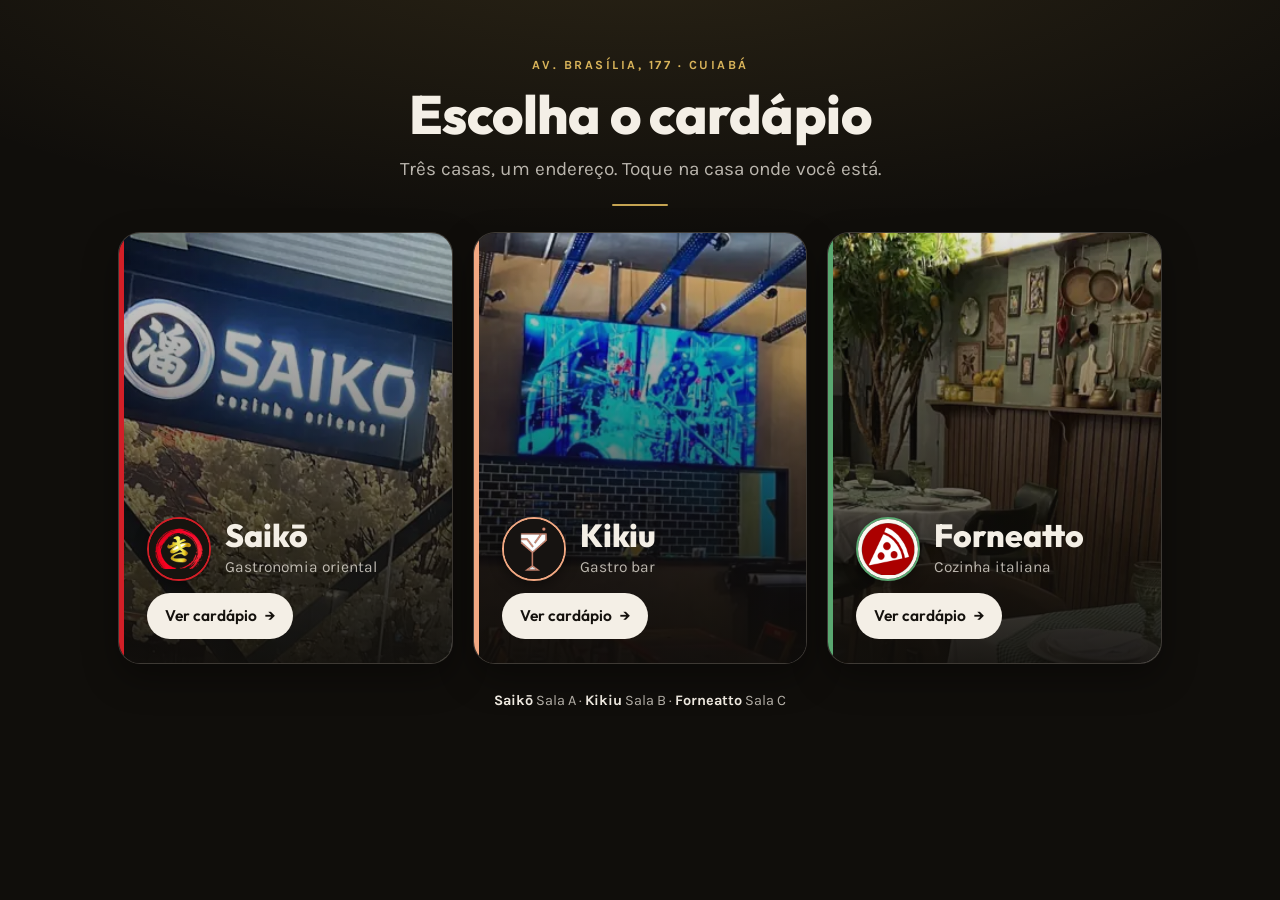
<file: cardapios.html>
<!doctype html>
<html lang="pt-BR">
<head>
<meta charset="utf-8">
<meta name="viewport" content="width=device-width, initial-scale=1, viewport-fit=cover">
<title>Cardápios — Saikō, Kikiu e Forneatto</title>
<meta name="description" content="Escolha o cardápio: Saikō (gastronomia oriental), Kikiu (gastro bar) ou Forneatto (cozinha italiana). Três casas na Av. Brasília, 177, em Cuiabá.">
<meta name="robots" content="noindex, follow">
<link rel="canonical" href="https://kikiu.com.br/cardapios">
<meta property="og:type" content="website">
<meta property="og:site_name" content="Saikō · Kikiu · Forneatto">
<meta property="og:title" content="Cardápios — Saikō, Kikiu e Forneatto">
<meta property="og:description" content="Três casas, um endereço. Escolha o cardápio.">
<meta property="og:url" content="https://kikiu.com.br/cardapios">
<meta property="og:image" content="https://kikiu.com.br/assets/img/bar/og.jpg">
<meta name="theme-color" content="#100e0b">
<link rel="icon" href="assets/img/icone/kikiu-32.png" sizes="32x32">
<link rel="apple-touch-icon" href="assets/img/icone/kikiu-180.png">
<link rel="preconnect" href="https://fonts.googleapis.com">
<link rel="preconnect" href="https://fonts.gstatic.com" crossorigin>
<link href="https://fonts.googleapis.com/css2?family=Outfit:wght@400;600;800&amp;family=Karla:wght@400;500;700&amp;display=swap" rel="stylesheet">
<style>
:root{
  --fundo:#100e0b; --carta:#1a1713; --tinta:#f4efe6; --suave:rgba(244,239,230,.74);
  --ouro:#d9b45a; --fio:rgba(244,239,230,.16);
  --display:"Outfit", system-ui, sans-serif; --texto:"Karla", system-ui, sans-serif;
}
*,*::before,*::after{box-sizing:border-box}
html{-webkit-text-size-adjust:100%}
body{margin:0;min-height:100vh;min-height:100dvh;background:var(--fundo);color:var(--tinta);
  font-family:var(--texto);font-size:17px;line-height:1.5;-webkit-font-smoothing:antialiased;
  background-image:radial-gradient(120% 60% at 50% -10%, rgba(217,180,90,.14), transparent 60%)}
img{display:block;max-width:100%}
a{color:inherit}
:focus-visible{outline:3px solid var(--ouro);outline-offset:3px;border-radius:6px}

.pagina{max-width:1080px;margin:0 auto;
  padding:calc(34px + env(safe-area-inset-top)) 18px calc(36px + env(safe-area-inset-bottom))}

.topo{text-align:center;margin:0 auto 26px;max-width:560px}
.end{margin:0 0 10px;font-size:12.5px;letter-spacing:.2em;text-transform:uppercase;color:var(--ouro);font-weight:700}
h1{margin:0;font-family:var(--display);font-weight:800;line-height:1.08;letter-spacing:-.01em;
  font-size:clamp(34px,9vw,54px);text-wrap:balance}
.sub{margin:12px 0 0;color:var(--suave);font-size:clamp(16px,4.2vw,19px)}
.fio{width:56px;height:2px;background:var(--ouro);margin:20px auto 0;border-radius:2px;opacity:.9}

.casas{display:grid;gap:16px;grid-template-columns:1fr}
.casa{position:relative;display:block;overflow:hidden;border-radius:22px;background:var(--carta);
  min-height:208px;text-decoration:none;isolation:isolate;
  border:1px solid var(--fio);
  box-shadow:0 14px 34px rgba(0,0,0,.35);
  transition:transform .22s ease, box-shadow .22s ease, border-color .22s ease;
  animation:entra .5s ease both}
.casa:nth-child(2){animation-delay:.07s}
.casa:nth-child(3){animation-delay:.14s}
.casa::before{content:"";position:absolute;inset:0 auto 0 0;width:5px;background:var(--cor);z-index:3}
.foto{position:absolute;inset:0;width:100%;height:100%;object-fit:cover;z-index:0;
  transition:transform .5s ease}
.casa::after{content:"";position:absolute;inset:0;z-index:1;
  background:linear-gradient(180deg, rgba(16,14,11,.10) 0%, rgba(16,14,11,.55) 52%, rgba(16,14,11,.93) 100%)}
.conteudo{position:relative;z-index:2;display:flex;flex-direction:column;justify-content:flex-end;
  min-height:208px;padding:18px 18px 18px 24px;gap:12px}
.id{display:flex;align-items:center;gap:14px}
.selo{flex:none;width:58px;height:58px;border-radius:50%;overflow:hidden;
  background:#000;border:2px solid var(--cor);box-shadow:0 4px 14px rgba(0,0,0,.45)}
.selo img{width:100%;height:100%;object-fit:cover}
.nome{display:block;font-family:var(--display);font-weight:800;font-size:clamp(26px,7vw,32px);line-height:1.05}
.tipo{display:block;margin-top:3px;color:var(--suave);font-size:15.5px}
.ver{align-self:flex-start;display:inline-flex;align-items:center;gap:8px;
  padding:11px 18px;border-radius:999px;background:var(--tinta);color:#14110d;
  font-family:var(--display);font-weight:600;font-size:15.5px;min-height:44px}
.ver i{font-style:normal;transition:transform .2s ease}

@media (hover:hover){
  .casa:hover{transform:translateY(-4px);border-color:var(--cor);box-shadow:0 20px 42px rgba(0,0,0,.5)}
  .casa:hover .foto{transform:scale(1.05)}
  .casa:hover .ver i{transform:translateX(4px)}
}
.casa:active{transform:scale(.99)}

.rodape{margin:26px 0 0;text-align:center;color:var(--suave);font-size:14.5px}
.rodape b{color:var(--tinta);font-weight:700}

@media (min-width:820px){
  .pagina{padding-top:calc(56px + env(safe-area-inset-top))}
  .casas{grid-template-columns:repeat(3,1fr);gap:20px}
  .casa{min-height:430px}
  .conteudo{min-height:430px;padding:24px 22px 24px 28px}
  .selo{width:64px;height:64px}
}
@keyframes entra{from{opacity:0;transform:translateY(14px)}to{opacity:1;transform:none}}
@media (prefers-reduced-motion:reduce){
  .casa{animation:none;transition:none}.foto,.ver i{transition:none}
}
</style>
</head>
<body>
<main class="pagina">
  <header class="topo">
    <p class="end">Av. Brasília, 177 · Cuiabá</p>
    <h1>Escolha o cardápio</h1>
    <p class="sub">Três casas, um endereço. Toque na casa onde você está.</p>
    <div class="fio" aria-hidden="true"></div>
  </header>

  <nav class="casas" aria-label="Cardápios das três casas">
    <a class="casa" style="--cor:#d21f27" href="https://saikogastronomia.com.br/cardapio">
      <img class="foto" src="assets/img/casas/saiko-foto.webp" alt="" width="720" height="378" loading="eager" decoding="async">
      <span class="conteudo">
        <span class="id">
          <span class="selo"><img src="assets/img/casas/saiko.png" alt="" width="180" height="180"></span>
          <span><span class="nome">Saikō</span><span class="tipo">Gastronomia oriental</span></span>
        </span>
        <span class="ver">Ver cardápio <i aria-hidden="true">→</i></span>
      </span>
    </a>

    <a class="casa" style="--cor:#f2a882" href="https://kikiu.com.br/bebidas">
      <img class="foto" src="assets/img/casas/kikiu-foto.webp" alt="" width="720" height="378" loading="eager" decoding="async">
      <span class="conteudo">
        <span class="id">
          <span class="selo"><img src="assets/img/casas/kikiu.png" alt="" width="180" height="180"></span>
          <span><span class="nome">Kikiu</span><span class="tipo">Gastro bar</span></span>
        </span>
        <span class="ver">Ver cardápio <i aria-hidden="true">→</i></span>
      </span>
    </a>

    <a class="casa" style="--cor:#5aa871" href="https://forneattocucina.com.br/cardapio">
      <img class="foto" src="assets/img/casas/forneatto-foto.webp" alt="" width="720" height="378" loading="eager" decoding="async">
      <span class="conteudo">
        <span class="id">
          <span class="selo"><img src="assets/img/casas/forneatto.png" alt="" width="180" height="180"></span>
          <span><span class="nome">Forneatto</span><span class="tipo">Cozinha italiana</span></span>
        </span>
        <span class="ver">Ver cardápio <i aria-hidden="true">→</i></span>
      </span>
    </a>
  </nav>

  <p class="rodape"><b>Saikō</b> Sala A · <b>Kikiu</b> Sala B · <b>Forneatto</b> Sala C</p>
</main>
</body>
</html>
</file>
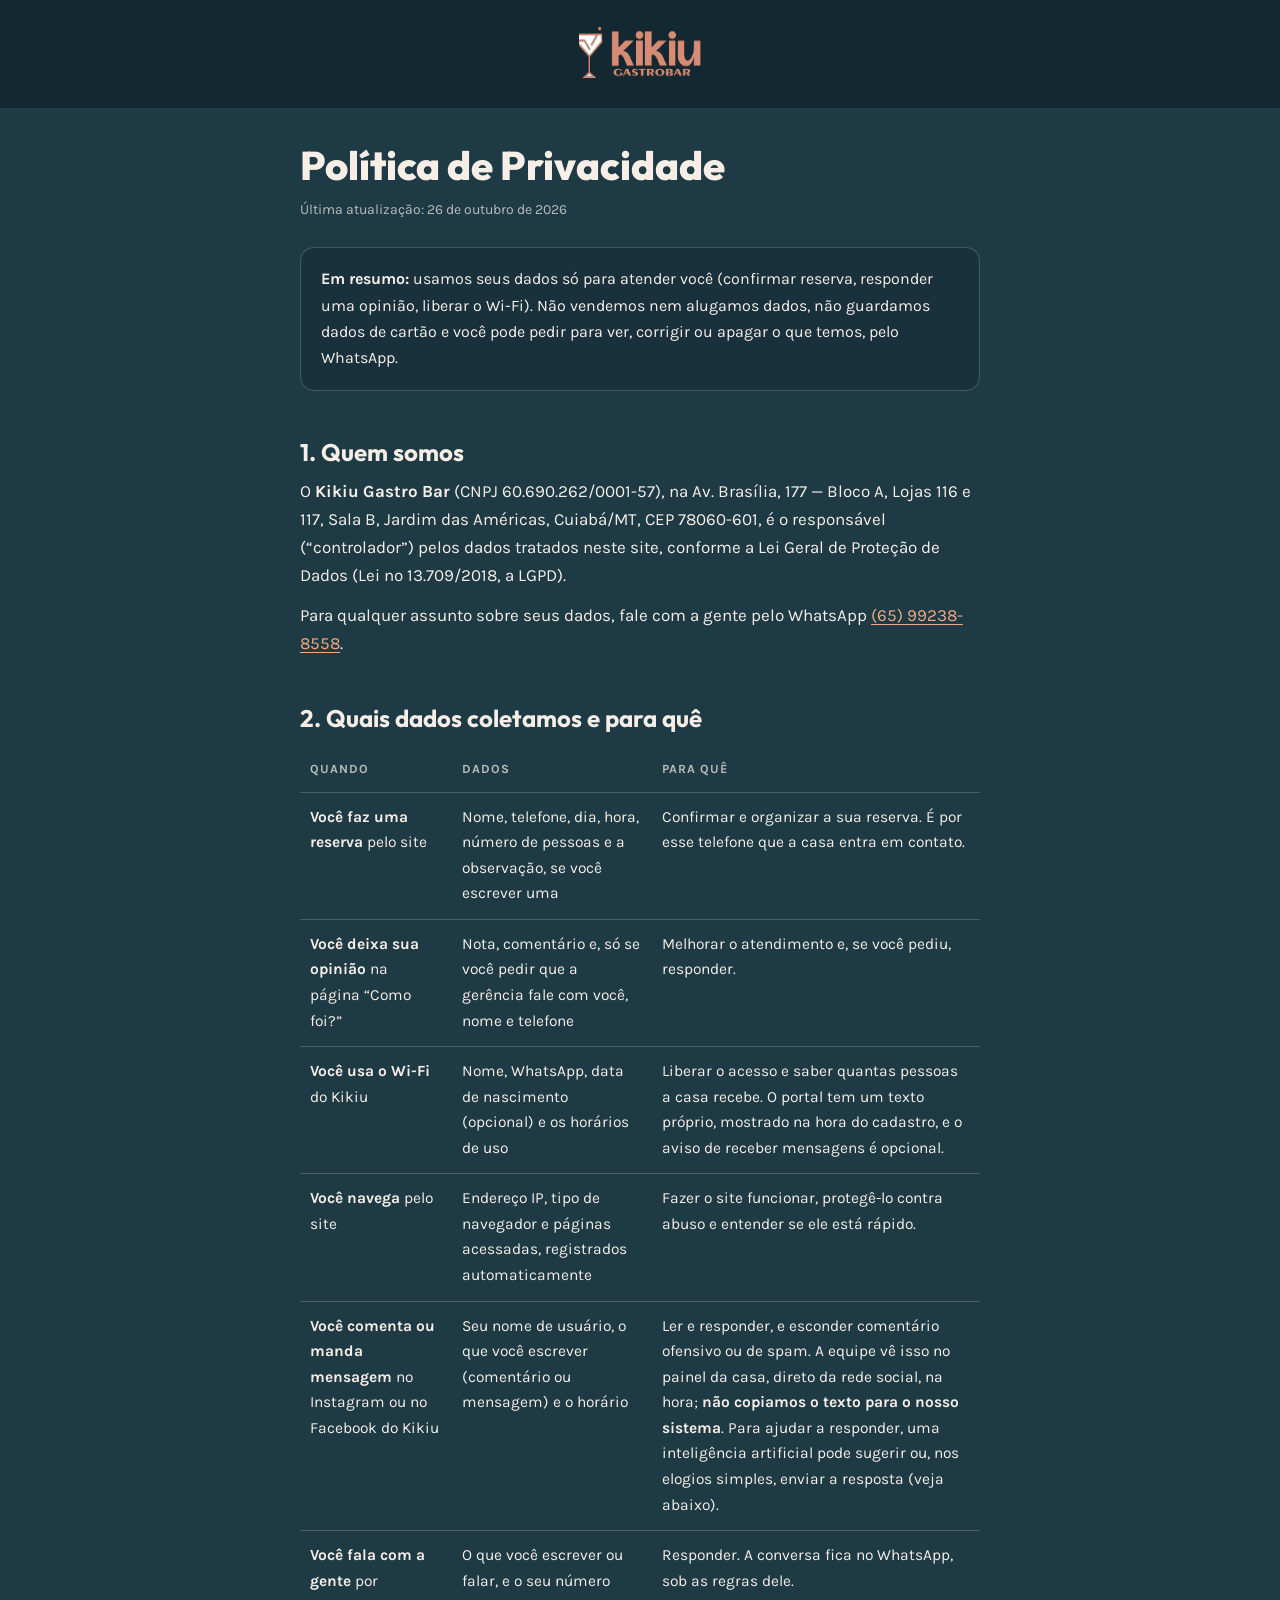
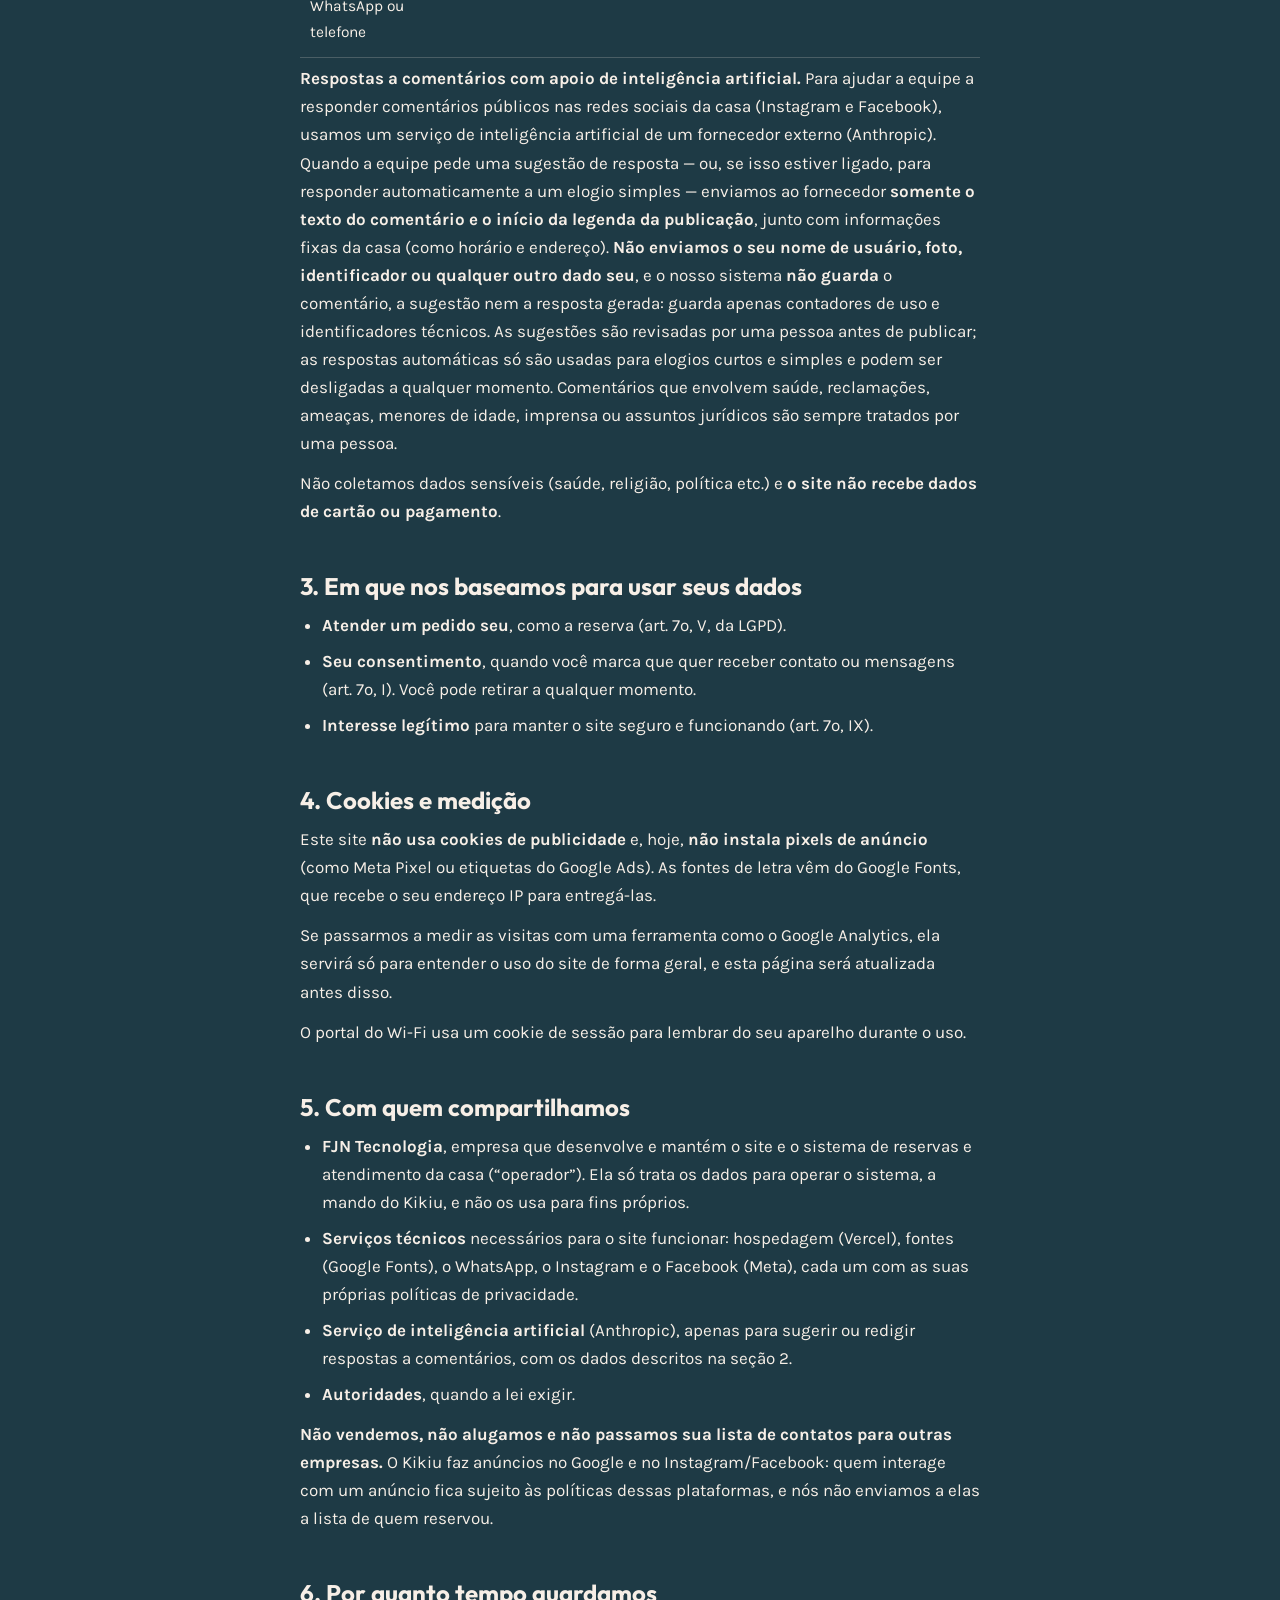
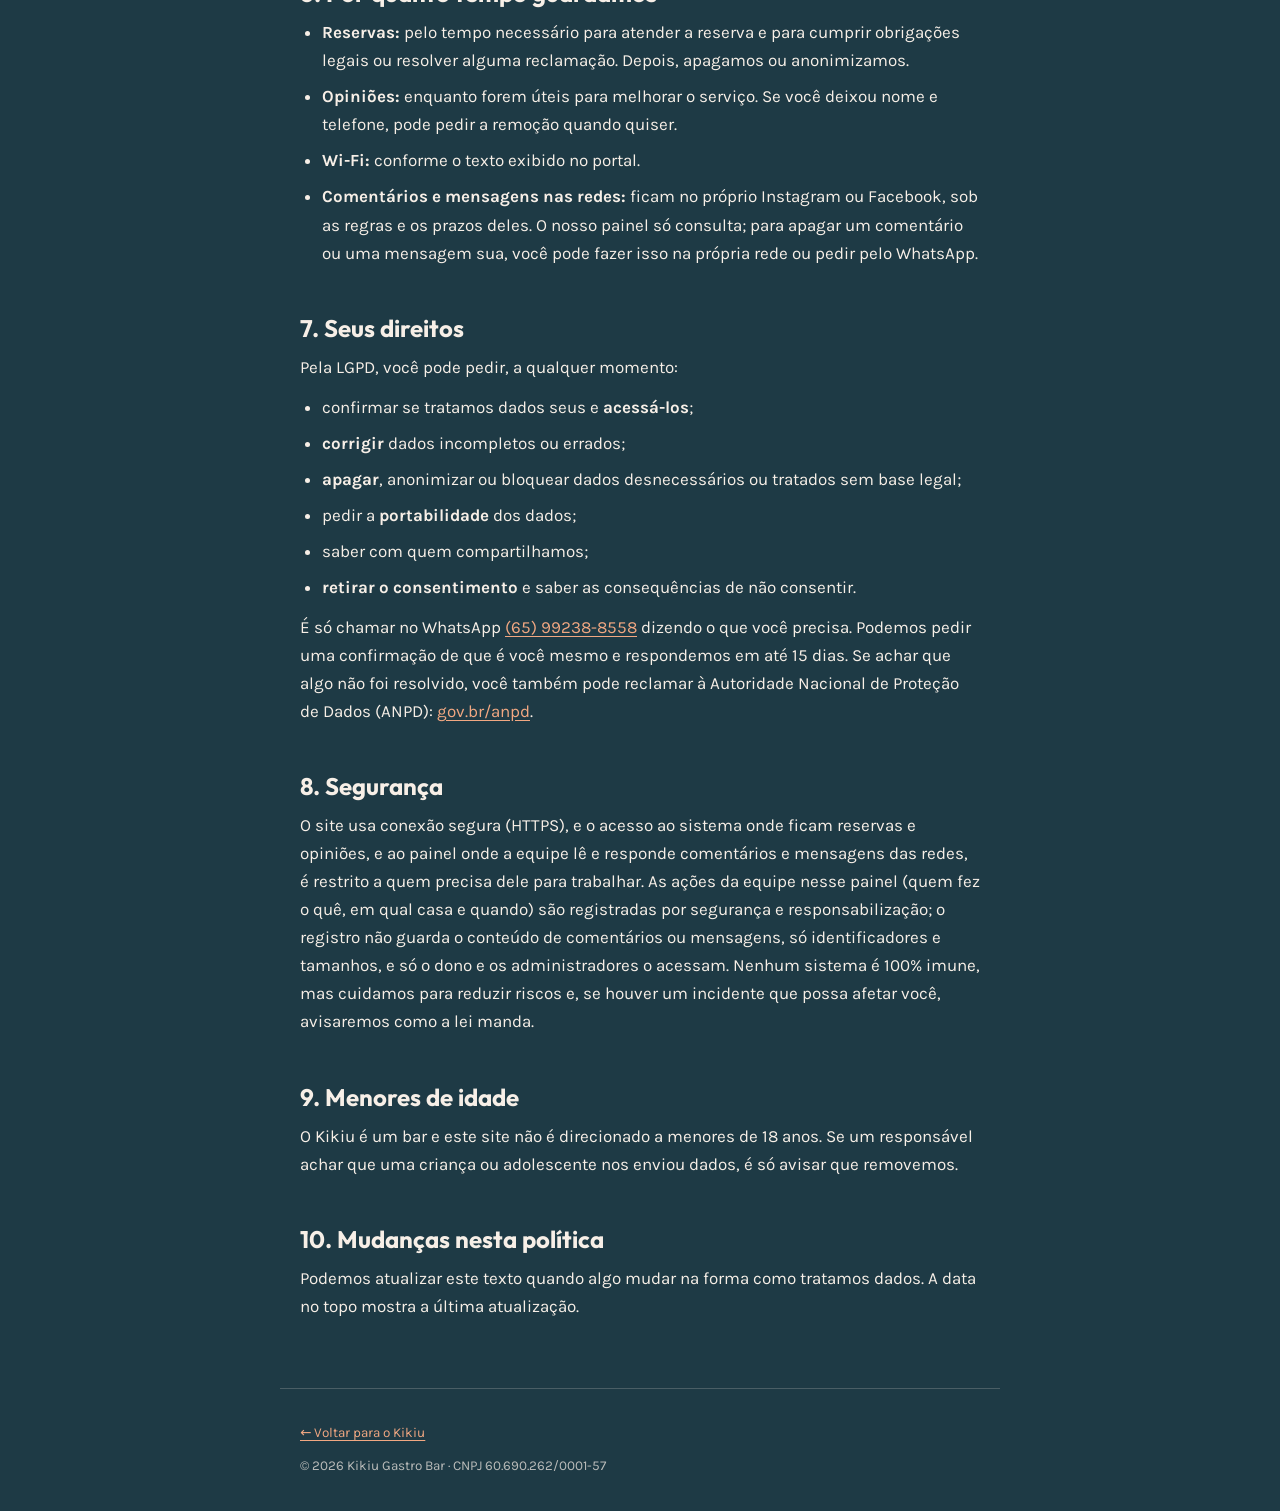
<file: privacidade.html>
<!doctype html>
<html lang="pt-BR">
<head>
<meta charset="utf-8">
<meta name="viewport" content="width=device-width, initial-scale=1, viewport-fit=cover">
<title>Política de Privacidade — Kikiu Gastro Bar</title>
<meta name="description" content="Como o Kikiu Gastro Bar, de Cuiabá, cuida dos seus dados: o que coletamos, para quê, com quem compartilhamos e como você exerce seus direitos pela LGPD.">
<link rel="canonical" href="https://kikiu.com.br/privacidade">
<meta property="og:type" content="website">
<meta property="og:site_name" content="Kikiu Gastro Bar">
<meta property="og:title" content="Política de Privacidade — Kikiu Gastro Bar">
<meta property="og:description" content="O que coletamos, para quê e como você exerce seus direitos pela LGPD.">
<meta property="og:url" content="https://kikiu.com.br/privacidade">
<meta property="og:image" content="https://kikiu.com.br/assets/img/bar/og.jpg">
<meta name="theme-color" content="#142831">
<link rel="icon" href="assets/img/icone/kikiu-32.png" sizes="32x32">
<link rel="apple-touch-icon" href="assets/img/icone/kikiu-180.png">
<link rel="preconnect" href="https://fonts.googleapis.com">
<link rel="preconnect" href="https://fonts.gstatic.com" crossorigin>
<link href="https://fonts.googleapis.com/css2?family=Outfit:wght@400;700;800&amp;family=Karla:wght@400;500;700&amp;display=swap" rel="stylesheet">
<style>
:root{--papel:#1e3a45;--tinta:#f7efe7;--suave:rgba(247,239,231,.72);--marca:#f2a882;
  --fio:rgba(247,239,231,.20);--barra:#142831;--sobre-barra:#f7efe7;
  --display:"Outfit", system-ui, sans-serif;--texto:"Karla", system-ui, sans-serif}
*,*::before,*::after{box-sizing:border-box}
html{-webkit-text-size-adjust:100%}
body{margin:0;background:var(--papel);color:var(--tinta);font-family:var(--texto);
  font-size:17px;line-height:1.65;-webkit-font-smoothing:antialiased}
img{display:block;max-width:100%}
a{color:var(--marca);text-underline-offset:3px}
a:focus-visible{outline:2px solid var(--marca);outline-offset:3px;border-radius:2px}

.pular{position:absolute;left:12px;top:0;z-index:20;transform:translateY(-160%);
  padding:12px 20px;border-radius:999px;background:var(--tinta);color:var(--barra);
  font-size:14px;font-weight:700;text-decoration:none}
.pular:focus{transform:none}
main:focus{outline:none}

.capa{background:var(--barra);color:var(--sobre-barra);text-align:center;
  padding:calc(26px + env(safe-area-inset-top)) 20px 22px}
.capa a{display:inline-block}
.capa__logo{height:52px;width:auto;max-width:76%;margin:0 auto}

main{max-width:720px;margin:0 auto;padding:34px 20px calc(56px + env(safe-area-inset-bottom))}
h1{font-family:var(--display);font-weight:800;line-height:1.15;margin:0;
  font-size:clamp(28px,7vw,40px)}
.atual{margin:10px 0 0;font-size:14px;color:var(--suave)}
.resumo{margin:26px 0 8px;padding:18px 20px;border:1px solid var(--fio);border-radius:14px;
  background:rgba(20,40,49,.45);font-size:16px}
.resumo p{margin:0}
.resumo p + p{margin-top:8px}
h2{font-family:var(--display);font-weight:700;font-size:clamp(20px,5vw,24px);
  line-height:1.25;margin:40px 0 10px;padding-top:6px}
p,li{margin:0 0 12px}
ul{margin:0 0 12px;padding-left:22px}
li{margin-bottom:8px}
b,strong{font-weight:700}
.tabela{width:100%;border-collapse:collapse;margin:14px 0 6px;font-size:15.5px}
.tabela th,.tabela td{text-align:left;vertical-align:top;padding:12px 10px;
  border-bottom:1px solid var(--fio)}
.tabela th{font-size:12.5px;letter-spacing:.08em;text-transform:uppercase;
  color:var(--suave);font-weight:700}
@media (max-width:640px){
  .tabela thead{position:absolute;width:1px;height:1px;overflow:hidden;clip:rect(0 0 0 0)}
  .tabela tr{display:block;padding:12px 0;border-bottom:1px solid var(--fio)}
  .tabela td{display:block;padding:3px 0;border:0}
  .tabela td::before{content:attr(data-r);display:block;font-size:12px;font-weight:700;
    letter-spacing:.08em;text-transform:uppercase;color:var(--suave)}
}
.rodape{max-width:720px;margin:0 auto;padding:22px 20px calc(34px + env(safe-area-inset-bottom));
  border-top:1px solid var(--fio);font-size:13.5px;color:var(--suave)}
.rodape a{display:inline-block;padding-block:10px;min-height:44px;line-height:24px}
</style>
</head>
<body>
<a class="pular" href="#conteudo">Pular para o conteúdo</a>

<header class="capa">
  <a href="/" aria-label="Voltar para a página inicial do Kikiu">
    <img class="capa__logo" src="assets/img/logos/web/kikiu-escuro.png" alt="Kikiu Gastro Bar"
         width="136" height="44">
  </a>
</header>

<main id="conteudo" tabindex="-1">
  <h1>Política de Privacidade</h1>
  <p class="atual">Última atualização: 26 de outubro de 2026</p>

  <div class="resumo">
    <p><b>Em resumo:</b> usamos seus dados só para atender você (confirmar reserva, responder
    uma opinião, liberar o Wi-Fi). Não vendemos nem alugamos dados, não guardamos dados de
    cartão e você pode pedir para ver, corrigir ou apagar o que temos, pelo WhatsApp.</p>
  </div>

  <h2>1. Quem somos</h2>
  <p>O <b>Kikiu Gastro Bar</b> (CNPJ 60.690.262/0001-57), na Av. Brasília, 177 — Bloco A,
  Lojas 116 e 117, Sala B, Jardim das Américas, Cuiabá/MT, CEP 78060-601, é o responsável
  (“controlador”) pelos dados tratados neste site, conforme a Lei Geral de Proteção de Dados
  (Lei nº 13.709/2018, a LGPD).</p>
  <p>Para qualquer assunto sobre seus dados, fale com a gente pelo WhatsApp
  <a href="https://wa.me/5565992388558">(65) 99238-8558</a>.</p>

  <h2>2. Quais dados coletamos e para quê</h2>
  <table class="tabela">
    <thead>
      <tr><th scope="col">Quando</th><th scope="col">Dados</th><th scope="col">Para quê</th></tr>
    </thead>
    <tbody>
      <tr>
        <td data-r="Quando"><b>Você faz uma reserva</b> pelo site</td>
        <td data-r="Dados">Nome, telefone, dia, hora, número de pessoas e a observação, se você escrever uma</td>
        <td data-r="Para quê">Confirmar e organizar a sua reserva. É por esse telefone que a casa entra em contato.</td>
      </tr>
      <tr>
        <td data-r="Quando"><b>Você deixa sua opinião</b> na página “Como foi?”</td>
        <td data-r="Dados">Nota, comentário e, só se você pedir que a gerência fale com você, nome e telefone</td>
        <td data-r="Para quê">Melhorar o atendimento e, se você pediu, responder.</td>
      </tr>
      <tr>
        <td data-r="Quando"><b>Você usa o Wi-Fi</b> do Kikiu</td>
        <td data-r="Dados">Nome, WhatsApp, data de nascimento (opcional) e os horários de uso</td>
        <td data-r="Para quê">Liberar o acesso e saber quantas pessoas a casa recebe. O portal tem um texto próprio, mostrado na hora do cadastro, e o aviso de receber mensagens é opcional.</td>
      </tr>
      <tr>
        <td data-r="Quando"><b>Você navega</b> pelo site</td>
        <td data-r="Dados">Endereço IP, tipo de navegador e páginas acessadas, registrados automaticamente</td>
        <td data-r="Para quê">Fazer o site funcionar, protegê-lo contra abuso e entender se ele está rápido.</td>
      </tr>
      <tr>
        <td data-r="Quando"><b>Você comenta ou manda mensagem</b> no Instagram ou no Facebook do Kikiu</td>
        <td data-r="Dados">Seu nome de usuário, o que você escrever (comentário ou mensagem) e o horário</td>
        <td data-r="Para quê">Ler e responder, e esconder comentário ofensivo ou de spam. A equipe vê isso no painel da casa, direto da rede social, na hora; <b>não copiamos o texto para o nosso sistema</b>. Para ajudar a responder, uma inteligência artificial pode sugerir ou, nos elogios simples, enviar a resposta (veja abaixo).</td>
      </tr>
      <tr>
        <td data-r="Quando"><b>Você fala com a gente</b> por WhatsApp ou telefone</td>
        <td data-r="Dados">O que você escrever ou falar, e o seu número</td>
        <td data-r="Para quê">Responder. A conversa fica no WhatsApp, sob as regras dele.</td>
      </tr>
    </tbody>
  </table>
  <p><b>Respostas a comentários com apoio de inteligência artificial.</b> Para ajudar a equipe a
  responder comentários públicos nas redes sociais da casa (Instagram e Facebook), usamos um
  serviço de inteligência artificial de um fornecedor externo (Anthropic). Quando a equipe pede
  uma sugestão de resposta &mdash; ou, se isso estiver ligado, para responder automaticamente a um
  elogio simples &mdash; enviamos ao fornecedor <b>somente o texto do comentário e o início da legenda
  da publicação</b>, junto com informações fixas da casa (como horário e endereço). <b>Não enviamos
  o seu nome de usuário, foto, identificador ou qualquer outro dado seu</b>, e o nosso sistema
  <b>não guarda</b> o comentário, a sugestão nem a resposta gerada: guarda apenas contadores de uso e
  identificadores técnicos. As sugestões são revisadas por uma pessoa antes de publicar; as
  respostas automáticas só são usadas para elogios curtos e simples e podem ser desligadas a
  qualquer momento. Comentários que envolvem saúde, reclamações, ameaças, menores de idade,
  imprensa ou assuntos jurídicos são sempre tratados por uma pessoa.</p>
  <p>Não coletamos dados sensíveis (saúde, religião, política etc.) e <b>o site não recebe
  dados de cartão ou pagamento</b>.</p>

  <h2>3. Em que nos baseamos para usar seus dados</h2>
  <ul>
    <li><b>Atender um pedido seu</b>, como a reserva (art. 7º, V, da LGPD).</li>
    <li><b>Seu consentimento</b>, quando você marca que quer receber contato ou mensagens
    (art. 7º, I). Você pode retirar a qualquer momento.</li>
    <li><b>Interesse legítimo</b> para manter o site seguro e funcionando (art. 7º, IX).</li>
  </ul>

  <h2>4. Cookies e medição</h2>
  <p>Este site <b>não usa cookies de publicidade</b> e, hoje, <b>não instala pixels de anúncio</b>
  (como Meta Pixel ou etiquetas do Google Ads). As fontes de letra vêm do Google Fonts, que
  recebe o seu endereço IP para entregá-las.</p>
  <p>Se passarmos a medir as visitas com uma ferramenta como o Google Analytics, ela servirá só
  para entender o uso do site de forma geral, e esta página será atualizada antes disso.</p>
  <p>O portal do Wi-Fi usa um cookie de sessão para lembrar do seu aparelho durante o uso.</p>

  <h2>5. Com quem compartilhamos</h2>
  <ul>
    <li><b>FJN Tecnologia</b>, empresa que desenvolve e mantém o site e o sistema de reservas e
    atendimento da casa (“operador”). Ela só trata os dados para operar o sistema, a mando do
    Kikiu, e não os usa para fins próprios.</li>
    <li><b>Serviços técnicos</b> necessários para o site funcionar: hospedagem (Vercel),
    fontes (Google Fonts), o WhatsApp, o Instagram e o Facebook (Meta), cada um com as suas próprias políticas de privacidade.</li>
    <li><b>Serviço de inteligência artificial</b> (Anthropic), apenas para sugerir ou redigir respostas
    a comentários, com os dados descritos na seção 2.</li>
    <li><b>Autoridades</b>, quando a lei exigir.</li>
  </ul>
  <p><b>Não vendemos, não alugamos e não passamos sua lista de contatos para outras empresas.</b>
  O Kikiu faz anúncios no Google e no Instagram/Facebook: quem interage com um anúncio fica
  sujeito às políticas dessas plataformas, e nós não enviamos a elas a lista de quem reservou.</p>

  <h2>6. Por quanto tempo guardamos</h2>
  <ul>
    <li><b>Reservas:</b> pelo tempo necessário para atender a reserva e para cumprir
    obrigações legais ou resolver alguma reclamação. Depois, apagamos ou anonimizamos.</li>
    <li><b>Opiniões:</b> enquanto forem úteis para melhorar o serviço. Se você deixou nome e
    telefone, pode pedir a remoção quando quiser.</li>
    <li><b>Wi-Fi:</b> conforme o texto exibido no portal.</li>
    <li><b>Comentários e mensagens nas redes:</b> ficam no próprio Instagram ou Facebook, sob as
    regras e os prazos deles. O nosso painel só consulta; para apagar um comentário ou uma
    mensagem sua, você pode fazer isso na própria rede ou pedir pelo WhatsApp.</li>
  </ul>

  <h2>7. Seus direitos</h2>
  <p>Pela LGPD, você pode pedir, a qualquer momento:</p>
  <ul>
    <li>confirmar se tratamos dados seus e <b>acessá-los</b>;</li>
    <li><b>corrigir</b> dados incompletos ou errados;</li>
    <li><b>apagar</b>, anonimizar ou bloquear dados desnecessários ou tratados sem base legal;</li>
    <li>pedir a <b>portabilidade</b> dos dados;</li>
    <li>saber com quem compartilhamos;</li>
    <li><b>retirar o consentimento</b> e saber as consequências de não consentir.</li>
  </ul>
  <p>É só chamar no WhatsApp <a href="https://wa.me/5565992388558">(65) 99238-8558</a>
  dizendo o que você precisa. Podemos pedir uma confirmação de que é você mesmo e
  respondemos em até 15 dias. Se achar que algo não foi resolvido, você também pode
  reclamar à Autoridade Nacional de Proteção de Dados (ANPD):
  <a href="https://www.gov.br/anpd" target="_blank" rel="noopener">gov.br/anpd</a>.</p>

  <h2>8. Segurança</h2>
  <p>O site usa conexão segura (HTTPS), e o acesso ao sistema onde ficam reservas e opiniões, e
  ao painel onde a equipe lê e responde comentários e mensagens das redes, é restrito a quem
  precisa dele para trabalhar. As ações da equipe nesse painel (quem fez o quê, em qual casa e quando) são registradas por segurança e responsabilização; o registro não guarda o conteúdo de comentários ou mensagens, só identificadores e tamanhos, e só o dono e os administradores o acessam. Nenhum sistema é 100% imune, mas cuidamos para
  reduzir riscos e, se houver um incidente que possa afetar você, avisaremos como a lei manda.</p>

  <h2>9. Menores de idade</h2>
  <p>O Kikiu é um bar e este site não é direcionado a menores de 18 anos. Se um responsável
  achar que uma criança ou adolescente nos enviou dados, é só avisar que removemos.</p>

  <h2>10. Mudanças nesta política</h2>
  <p>Podemos atualizar este texto quando algo mudar na forma como tratamos dados. A data no
  topo mostra a última atualização.</p>
</main>

<footer class="rodape">
  <a href="/">← Voltar para o Kikiu</a>
  <div>© 2026 Kikiu Gastro Bar · CNPJ 60.690.262/0001-57</div>
</footer>
</body>
</html>
</file>
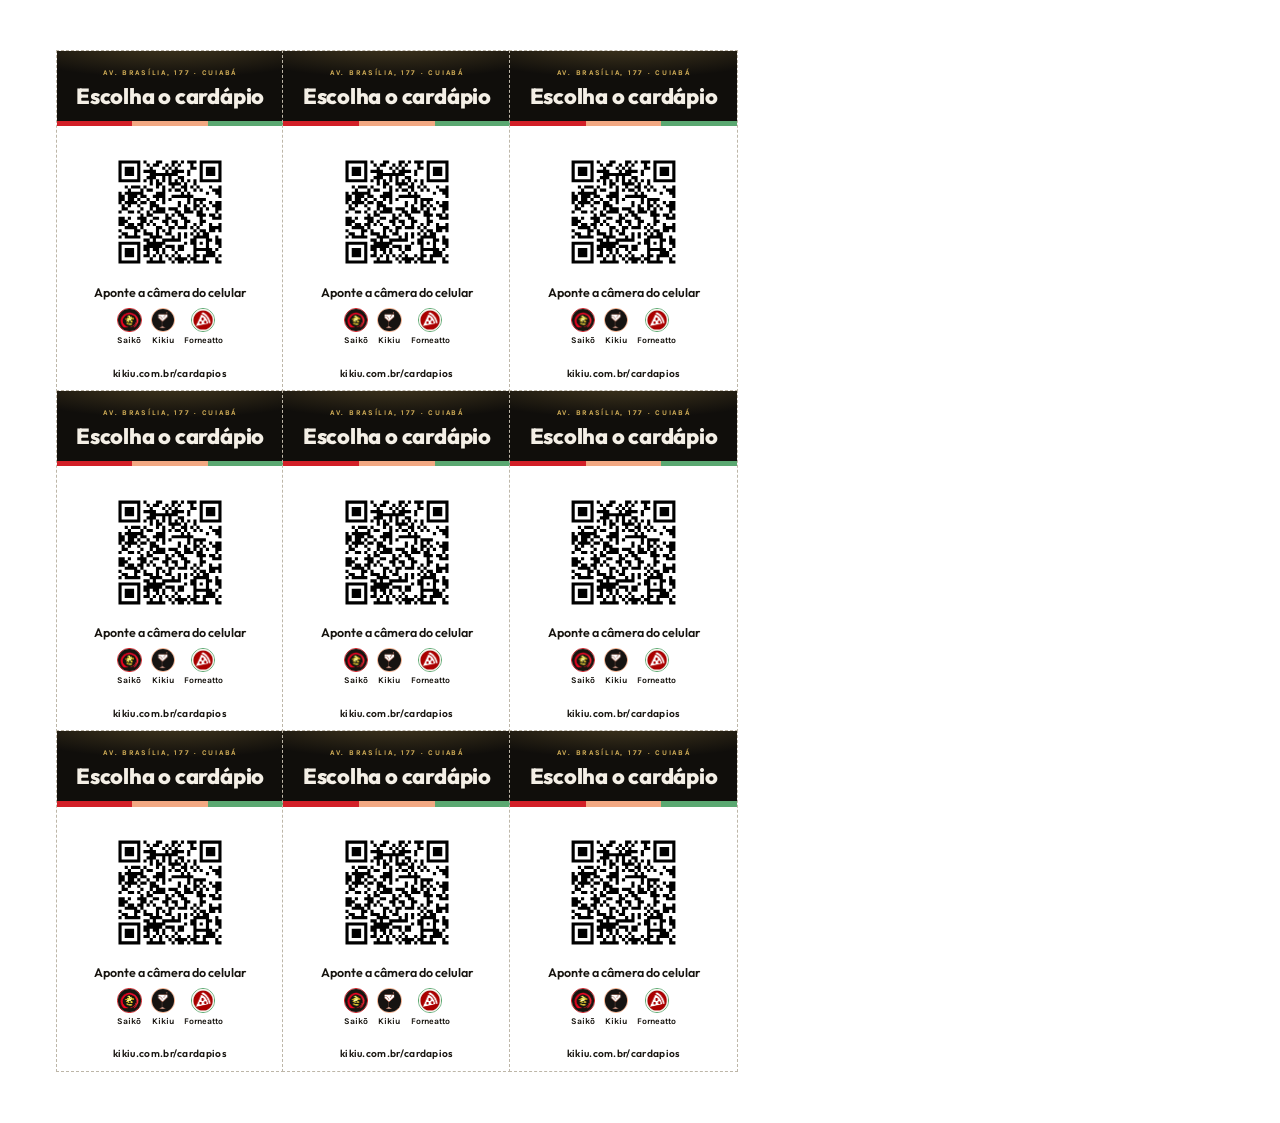
<file: cardapios/qrcode-mesa-portal.html>
<!doctype html>
<html lang="pt-BR">
<head>
<meta charset="utf-8">
<title>Cartão de mesa pequeno — QR que abre o portal dos três cardápios</title>
<!-- Cartão de mesa PEQUENO (60 x 90 mm), 9 por folha A4, para cortar. Um QR só: abre o portal
     kikiu.com.br/cardapios, onde a pessoa escolhe Saikō, Kikiu ou Forneatto.
     O QR vem de assets/img/qrcode/cardapios.svg. Fica em cardapios/, que o .vercelignore NÃO publica. -->
<link rel="stylesheet" href="_fontes-tres-casas.css">
<style>
@page { size: A4; margin: 0; }
* { box-sizing: border-box; margin: 0; padding: 0; }
html, body { background: #fff; }
body { font-family: "Karla", Helvetica, Arial, sans-serif; color: #17140f; -webkit-print-color-adjust: exact; print-color-adjust: exact; }
img { display: block; }
.folha { width: 210mm; height: 297mm; padding: 13.5mm 15mm; display: grid; grid-template-columns: repeat(3, 60mm); grid-template-rows: repeat(3, 90mm); gap: 0; justify-content: center; align-content: center; }
.cartao { position: relative; width: 60mm; height: 90mm; display: flex; flex-direction: column; overflow: hidden; background: #fff;
  outline: .2mm dashed #bdb6a8; outline-offset: -.2mm; }
.topo { background: #100e0b radial-gradient(130% 90% at 50% -20%, rgba(217,180,90,.30), transparent 65%); color: #f4efe6; text-align: center; padding: 4.5mm 4mm 3.6mm; flex-shrink: 0; }
.end { font-size: 1.9mm; letter-spacing: .24em; text-transform: uppercase; color: #d9b45a; font-weight: 700; }
h2 { margin-top: 2mm; font-family: "Outfit", sans-serif; font-weight: 800; font-size: 5.8mm; line-height: 1.04; letter-spacing: -.01em; }
.faixa { display: flex; height: 1.4mm; flex-shrink: 0; } .faixa i { flex: 1; }
.miolo { flex: 1; display: flex; flex-direction: column; align-items: center; justify-content: center; gap: 2.2mm; padding: 1.5mm 3mm; min-height: 0; }
.qr { width: 34mm; height: 34mm; }
.instrucao { font-family: "Outfit", sans-serif; font-weight: 600; font-size: 3.3mm; text-align: center; }
.legenda { display: flex; justify-content: center; gap: 2.4mm; }
.legenda span { display: flex; flex-direction: column; align-items: center; gap: .8mm; font-size: 2.3mm; }
.legenda b { font-weight: 700; }
.legenda img { width: 6.4mm; height: 6.4mm; border-radius: 50%; border: .5mm solid; background: #000; object-fit: cover; }
.pe { text-align: center; padding: 0 3mm 3mm; flex-shrink: 0; font-family: "Outfit", sans-serif; font-weight: 600; font-size: 2.7mm; letter-spacing: .03em; }
</style>
</head>
<body>
<div class="folha">
  <section class="cartao">
    <div class="topo">
      <div class="end">Av. Brasília, 177 · Cuiabá</div>
      <h2>Escolha o cardápio</h2>
    </div>
    <div class="faixa"><i style="background:#d21f27"></i><i style="background:#f2a882"></i><i style="background:#5aa871"></i></div>
    <div class="miolo">
      <img class="qr" src="../assets/img/qrcode/cardapios.svg" alt="QR code dos cardápios">
      <div class="instrucao">Aponte a câmera do celular</div>
      <div class="legenda"><span><img src="../assets/img/casas/saiko.png" alt="" style="border-color:#d21f27"><b>Saikō</b></span><span><img src="../assets/img/casas/kikiu.png" alt="" style="border-color:#f2a882"><b>Kikiu</b></span><span><img src="../assets/img/casas/forneatto.png" alt="" style="border-color:#5aa871"><b>Forneatto</b></span></div>
    </div>
    <div class="pe">kikiu.com.br/cardapios</div>
  </section>
  <section class="cartao">
    <div class="topo">
      <div class="end">Av. Brasília, 177 · Cuiabá</div>
      <h2>Escolha o cardápio</h2>
    </div>
    <div class="faixa"><i style="background:#d21f27"></i><i style="background:#f2a882"></i><i style="background:#5aa871"></i></div>
    <div class="miolo">
      <img class="qr" src="../assets/img/qrcode/cardapios.svg" alt="QR code dos cardápios">
      <div class="instrucao">Aponte a câmera do celular</div>
      <div class="legenda"><span><img src="../assets/img/casas/saiko.png" alt="" style="border-color:#d21f27"><b>Saikō</b></span><span><img src="../assets/img/casas/kikiu.png" alt="" style="border-color:#f2a882"><b>Kikiu</b></span><span><img src="../assets/img/casas/forneatto.png" alt="" style="border-color:#5aa871"><b>Forneatto</b></span></div>
    </div>
    <div class="pe">kikiu.com.br/cardapios</div>
  </section>
  <section class="cartao">
    <div class="topo">
      <div class="end">Av. Brasília, 177 · Cuiabá</div>
      <h2>Escolha o cardápio</h2>
    </div>
    <div class="faixa"><i style="background:#d21f27"></i><i style="background:#f2a882"></i><i style="background:#5aa871"></i></div>
    <div class="miolo">
      <img class="qr" src="../assets/img/qrcode/cardapios.svg" alt="QR code dos cardápios">
      <div class="instrucao">Aponte a câmera do celular</div>
      <div class="legenda"><span><img src="../assets/img/casas/saiko.png" alt="" style="border-color:#d21f27"><b>Saikō</b></span><span><img src="../assets/img/casas/kikiu.png" alt="" style="border-color:#f2a882"><b>Kikiu</b></span><span><img src="../assets/img/casas/forneatto.png" alt="" style="border-color:#5aa871"><b>Forneatto</b></span></div>
    </div>
    <div class="pe">kikiu.com.br/cardapios</div>
  </section>
  <section class="cartao">
    <div class="topo">
      <div class="end">Av. Brasília, 177 · Cuiabá</div>
      <h2>Escolha o cardápio</h2>
    </div>
    <div class="faixa"><i style="background:#d21f27"></i><i style="background:#f2a882"></i><i style="background:#5aa871"></i></div>
    <div class="miolo">
      <img class="qr" src="../assets/img/qrcode/cardapios.svg" alt="QR code dos cardápios">
      <div class="instrucao">Aponte a câmera do celular</div>
      <div class="legenda"><span><img src="../assets/img/casas/saiko.png" alt="" style="border-color:#d21f27"><b>Saikō</b></span><span><img src="../assets/img/casas/kikiu.png" alt="" style="border-color:#f2a882"><b>Kikiu</b></span><span><img src="../assets/img/casas/forneatto.png" alt="" style="border-color:#5aa871"><b>Forneatto</b></span></div>
    </div>
    <div class="pe">kikiu.com.br/cardapios</div>
  </section>
  <section class="cartao">
    <div class="topo">
      <div class="end">Av. Brasília, 177 · Cuiabá</div>
      <h2>Escolha o cardápio</h2>
    </div>
    <div class="faixa"><i style="background:#d21f27"></i><i style="background:#f2a882"></i><i style="background:#5aa871"></i></div>
    <div class="miolo">
      <img class="qr" src="../assets/img/qrcode/cardapios.svg" alt="QR code dos cardápios">
      <div class="instrucao">Aponte a câmera do celular</div>
      <div class="legenda"><span><img src="../assets/img/casas/saiko.png" alt="" style="border-color:#d21f27"><b>Saikō</b></span><span><img src="../assets/img/casas/kikiu.png" alt="" style="border-color:#f2a882"><b>Kikiu</b></span><span><img src="../assets/img/casas/forneatto.png" alt="" style="border-color:#5aa871"><b>Forneatto</b></span></div>
    </div>
    <div class="pe">kikiu.com.br/cardapios</div>
  </section>
  <section class="cartao">
    <div class="topo">
      <div class="end">Av. Brasília, 177 · Cuiabá</div>
      <h2>Escolha o cardápio</h2>
    </div>
    <div class="faixa"><i style="background:#d21f27"></i><i style="background:#f2a882"></i><i style="background:#5aa871"></i></div>
    <div class="miolo">
      <img class="qr" src="../assets/img/qrcode/cardapios.svg" alt="QR code dos cardápios">
      <div class="instrucao">Aponte a câmera do celular</div>
      <div class="legenda"><span><img src="../assets/img/casas/saiko.png" alt="" style="border-color:#d21f27"><b>Saikō</b></span><span><img src="../assets/img/casas/kikiu.png" alt="" style="border-color:#f2a882"><b>Kikiu</b></span><span><img src="../assets/img/casas/forneatto.png" alt="" style="border-color:#5aa871"><b>Forneatto</b></span></div>
    </div>
    <div class="pe">kikiu.com.br/cardapios</div>
  </section>
  <section class="cartao">
    <div class="topo">
      <div class="end">Av. Brasília, 177 · Cuiabá</div>
      <h2>Escolha o cardápio</h2>
    </div>
    <div class="faixa"><i style="background:#d21f27"></i><i style="background:#f2a882"></i><i style="background:#5aa871"></i></div>
    <div class="miolo">
      <img class="qr" src="../assets/img/qrcode/cardapios.svg" alt="QR code dos cardápios">
      <div class="instrucao">Aponte a câmera do celular</div>
      <div class="legenda"><span><img src="../assets/img/casas/saiko.png" alt="" style="border-color:#d21f27"><b>Saikō</b></span><span><img src="../assets/img/casas/kikiu.png" alt="" style="border-color:#f2a882"><b>Kikiu</b></span><span><img src="../assets/img/casas/forneatto.png" alt="" style="border-color:#5aa871"><b>Forneatto</b></span></div>
    </div>
    <div class="pe">kikiu.com.br/cardapios</div>
  </section>
  <section class="cartao">
    <div class="topo">
      <div class="end">Av. Brasília, 177 · Cuiabá</div>
      <h2>Escolha o cardápio</h2>
    </div>
    <div class="faixa"><i style="background:#d21f27"></i><i style="background:#f2a882"></i><i style="background:#5aa871"></i></div>
    <div class="miolo">
      <img class="qr" src="../assets/img/qrcode/cardapios.svg" alt="QR code dos cardápios">
      <div class="instrucao">Aponte a câmera do celular</div>
      <div class="legenda"><span><img src="../assets/img/casas/saiko.png" alt="" style="border-color:#d21f27"><b>Saikō</b></span><span><img src="../assets/img/casas/kikiu.png" alt="" style="border-color:#f2a882"><b>Kikiu</b></span><span><img src="../assets/img/casas/forneatto.png" alt="" style="border-color:#5aa871"><b>Forneatto</b></span></div>
    </div>
    <div class="pe">kikiu.com.br/cardapios</div>
  </section>
  <section class="cartao">
    <div class="topo">
      <div class="end">Av. Brasília, 177 · Cuiabá</div>
      <h2>Escolha o cardápio</h2>
    </div>
    <div class="faixa"><i style="background:#d21f27"></i><i style="background:#f2a882"></i><i style="background:#5aa871"></i></div>
    <div class="miolo">
      <img class="qr" src="../assets/img/qrcode/cardapios.svg" alt="QR code dos cardápios">
      <div class="instrucao">Aponte a câmera do celular</div>
      <div class="legenda"><span><img src="../assets/img/casas/saiko.png" alt="" style="border-color:#d21f27"><b>Saikō</b></span><span><img src="../assets/img/casas/kikiu.png" alt="" style="border-color:#f2a882"><b>Kikiu</b></span><span><img src="../assets/img/casas/forneatto.png" alt="" style="border-color:#5aa871"><b>Forneatto</b></span></div>
    </div>
    <div class="pe">kikiu.com.br/cardapios</div>
  </section>
</div>
</body>
</html>
</file>
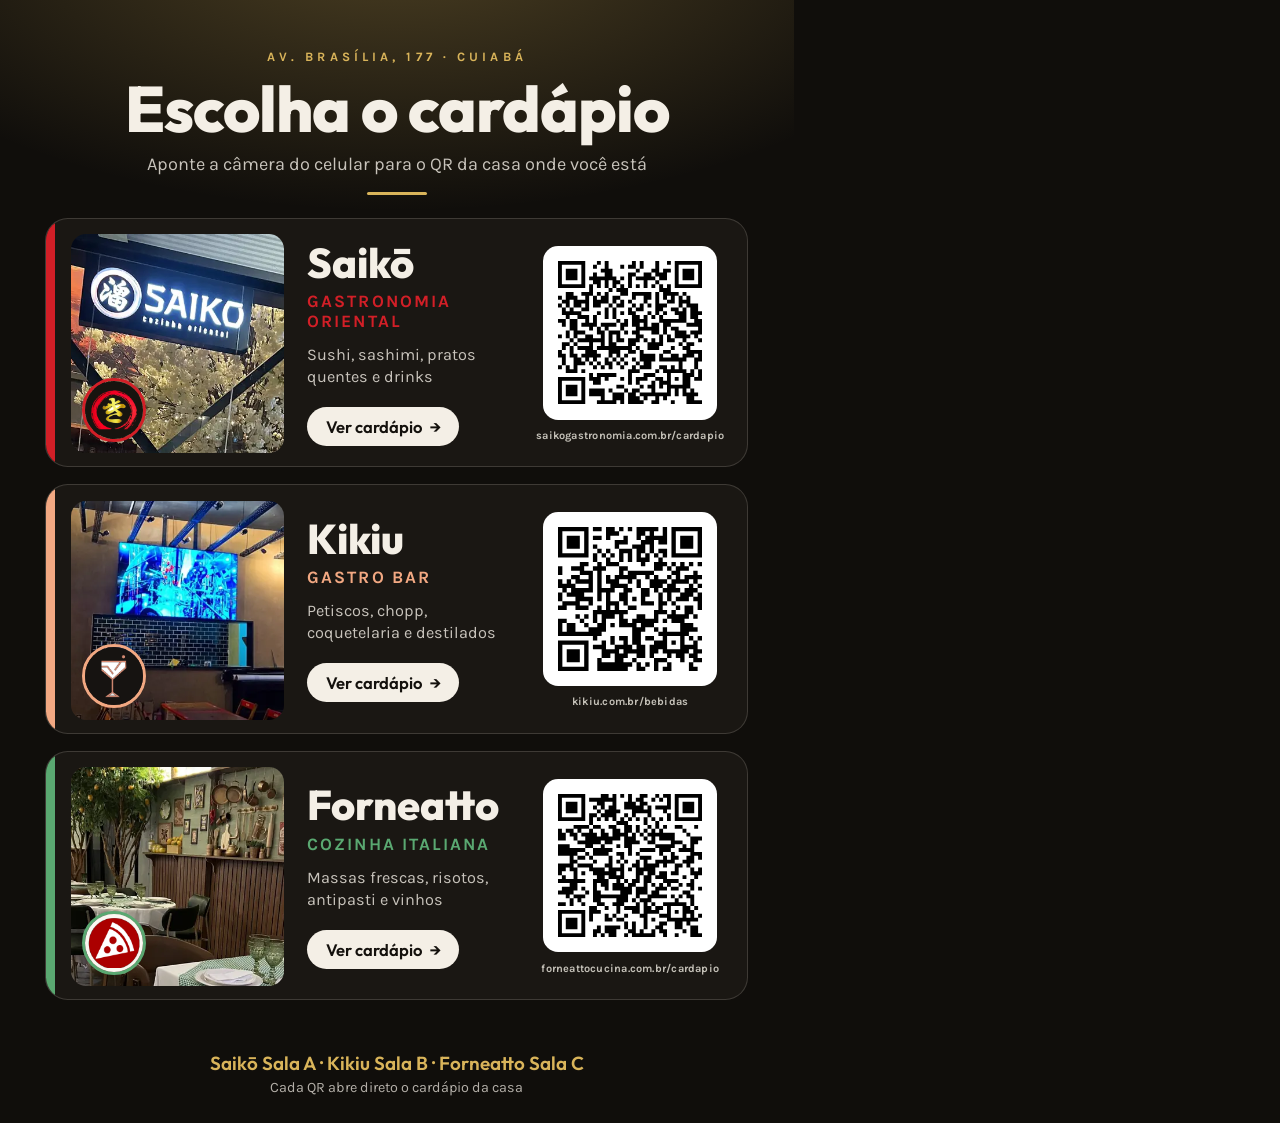
<file: cardapios/qrcode-tres-casas-portal.html>
<!doctype html>
<html lang="pt-BR">
<head>
<meta charset="utf-8">
<title>Arte do QR portal — um QR para cada casa — Saikō · Kikiu · Forneatto</title>
<!-- Cartaz A4 "portal": as três casas, cada uma com o QR que abre direto o seu cardápio.
     Os QR vêm de cardapios/qr-casas/ (segno, correção H): saiko -> saikogastronomia.com.br/cardapio,
     kikiu -> kikiu.com.br/bebidas, forneatto -> forneattocucina.com.br/cardapio.
     Fica em cardapios/, que o .vercelignore NÃO publica. -->
<link rel="stylesheet" href="_fontes-tres-casas.css">
<style>
@page { size: A4; margin: 0; }
* { box-sizing: border-box; margin: 0; padding: 0; }
html, body { background: #100e0b; }
body { font-family: "Karla", Helvetica, Arial, sans-serif; color: #f4efe6; -webkit-print-color-adjust: exact; print-color-adjust: exact; }
img { display: block; }
.pagina { width: 210mm; height: 297mm; overflow: hidden; display: flex; flex-direction: column; padding: 13mm 12mm 0;
  background: #100e0b radial-gradient(120% 40% at 50% -6%, rgba(217,180,90,.30), transparent 62%); }
.topo { text-align: center; }
.end { font-size: 3.4mm; letter-spacing: .32em; text-transform: uppercase; color: #d9b45a; font-weight: 700; }
h1 { margin-top: 3.5mm; font-family: "Outfit", sans-serif; font-weight: 800; font-size: 17mm; line-height: 1; letter-spacing: -.015em; }
.sub { margin-top: 3mm; font-size: 4.8mm; color: rgba(244,239,230,.8); }
.fio { width: 16mm; height: .9mm; background: #d9b45a; margin: 4.5mm auto 0; border-radius: 1mm; }
.casas { margin-top: 6mm; display: flex; flex-direction: column; gap: 4.5mm; }
.casa { position: relative; display: grid; grid-template-columns: 58mm 1fr 52mm; gap: 6mm; align-items: center; height: 66mm; padding: 4mm 5mm;
  border-radius: 6mm; background: #1a1713; border: .3mm solid rgba(244,239,230,.16); overflow: hidden; }
.casa::before { content: ""; position: absolute; left: 0; top: 0; bottom: 0; width: 2.4mm; background: var(--cor); }
.foto { position: relative; height: 58mm; border-radius: 4mm; background-size: cover; background-position: center; margin-left: 1.5mm; }
.selo { position: absolute; left: 3mm; bottom: 3mm; width: 17mm; height: 17mm; border-radius: 50%; overflow: hidden; border: .9mm solid var(--cor); background: #000; }
.selo img { width: 100%; height: 100%; object-fit: cover; }
.nome { font-family: "Outfit", sans-serif; font-weight: 800; font-size: 11mm; line-height: 1; }
.tipo { margin-top: 2mm; font-size: 4.6mm; font-weight: 700; color: var(--cor); text-transform: uppercase; letter-spacing: .12em; }
.desc { margin-top: 3.5mm; font-size: 4.3mm; line-height: 1.35; color: rgba(244,239,230,.8); }
.ver { margin-top: 5mm; display: inline-flex; align-items: center; gap: 2mm; padding: 2.4mm 5mm; border-radius: 99mm; background: #f4efe6; color: #14110d;
  font-family: "Outfit", sans-serif; font-weight: 600; font-size: 4.4mm; }
.ver i { font-style: normal; }
.qr { text-align: center; }
.tile { background: #fff; border-radius: 4mm; padding: 4mm; width: 46mm; height: 46mm; margin: 0 auto; }
.tile img { width: 100%; height: 100%; }
.url { margin-top: 2.4mm; font-size: 2.9mm; color: rgba(244,239,230,.78); font-weight: 700; letter-spacing: .02em; }
.pe { margin-top: auto; padding-bottom: 7mm; padding-top: 3mm; text-align: center; font-family: "Outfit", sans-serif; font-weight: 600; font-size: 5mm; color: #d9b45a; }
.pe small { display: block; margin-top: 1mm; font-family: "Karla", sans-serif; font-weight: 400; font-size: 3.8mm; color: rgba(244,239,230,.72); }
</style>
</head>
<body>
<div class="pagina">
  <div class="topo">
    <div class="end">Av. Brasília, 177 · Cuiabá</div>
    <h1>Escolha o cardápio</h1>
    <div class="sub">Aponte a câmera do celular para o QR da casa onde você está</div>
    <div class="fio"></div>
  </div>
  <div class="casas">
  <section class="casa" style="--cor:#d21f27">
    <div class="foto" style="background-image:url(../assets/img/casas/saiko-foto.webp)"><div class="selo"><img src="../assets/img/casas/saiko.png" alt=""></div></div>
    <div class="texto">
      <div class="nome">Saikō</div>
      <div class="tipo">Gastronomia oriental</div>
      <div class="desc">Sushi, sashimi, pratos quentes e drinks</div>
      <div class="ver">Ver cardápio <i>→</i></div>
    </div>
    <div class="qr"><div class="tile"><img src="qr-casas/saiko.svg" alt="QR code do cardápio do Saikō"></div><div class="url">saikogastronomia.com.br/cardapio</div></div>
  </section>
  <section class="casa" style="--cor:#f2a882">
    <div class="foto" style="background-image:url(../assets/img/casas/kikiu-foto.webp)"><div class="selo"><img src="../assets/img/casas/kikiu.png" alt=""></div></div>
    <div class="texto">
      <div class="nome">Kikiu</div>
      <div class="tipo">Gastro bar</div>
      <div class="desc">Petiscos, chopp, coquetelaria e destilados</div>
      <div class="ver">Ver cardápio <i>→</i></div>
    </div>
    <div class="qr"><div class="tile"><img src="qr-casas/kikiu.svg" alt="QR code do cardápio do Kikiu"></div><div class="url">kikiu.com.br/bebidas</div></div>
  </section>
  <section class="casa" style="--cor:#5aa871">
    <div class="foto" style="background-image:url(../assets/img/casas/forneatto-foto.webp)"><div class="selo"><img src="../assets/img/casas/forneatto.png" alt=""></div></div>
    <div class="texto">
      <div class="nome">Forneatto</div>
      <div class="tipo">Cozinha italiana</div>
      <div class="desc">Massas frescas, risotos, antipasti e vinhos</div>
      <div class="ver">Ver cardápio <i>→</i></div>
    </div>
    <div class="qr"><div class="tile"><img src="qr-casas/forneatto.svg" alt="QR code do cardápio do Forneatto"></div><div class="url">forneattocucina.com.br/cardapio</div></div>
  </section>
  </div>
  <div class="pe">Saikō Sala A · Kikiu Sala B · Forneatto Sala C<small>Cada QR abre direto o cardápio da casa</small></div>
</div>
</body>
</html>
</file>
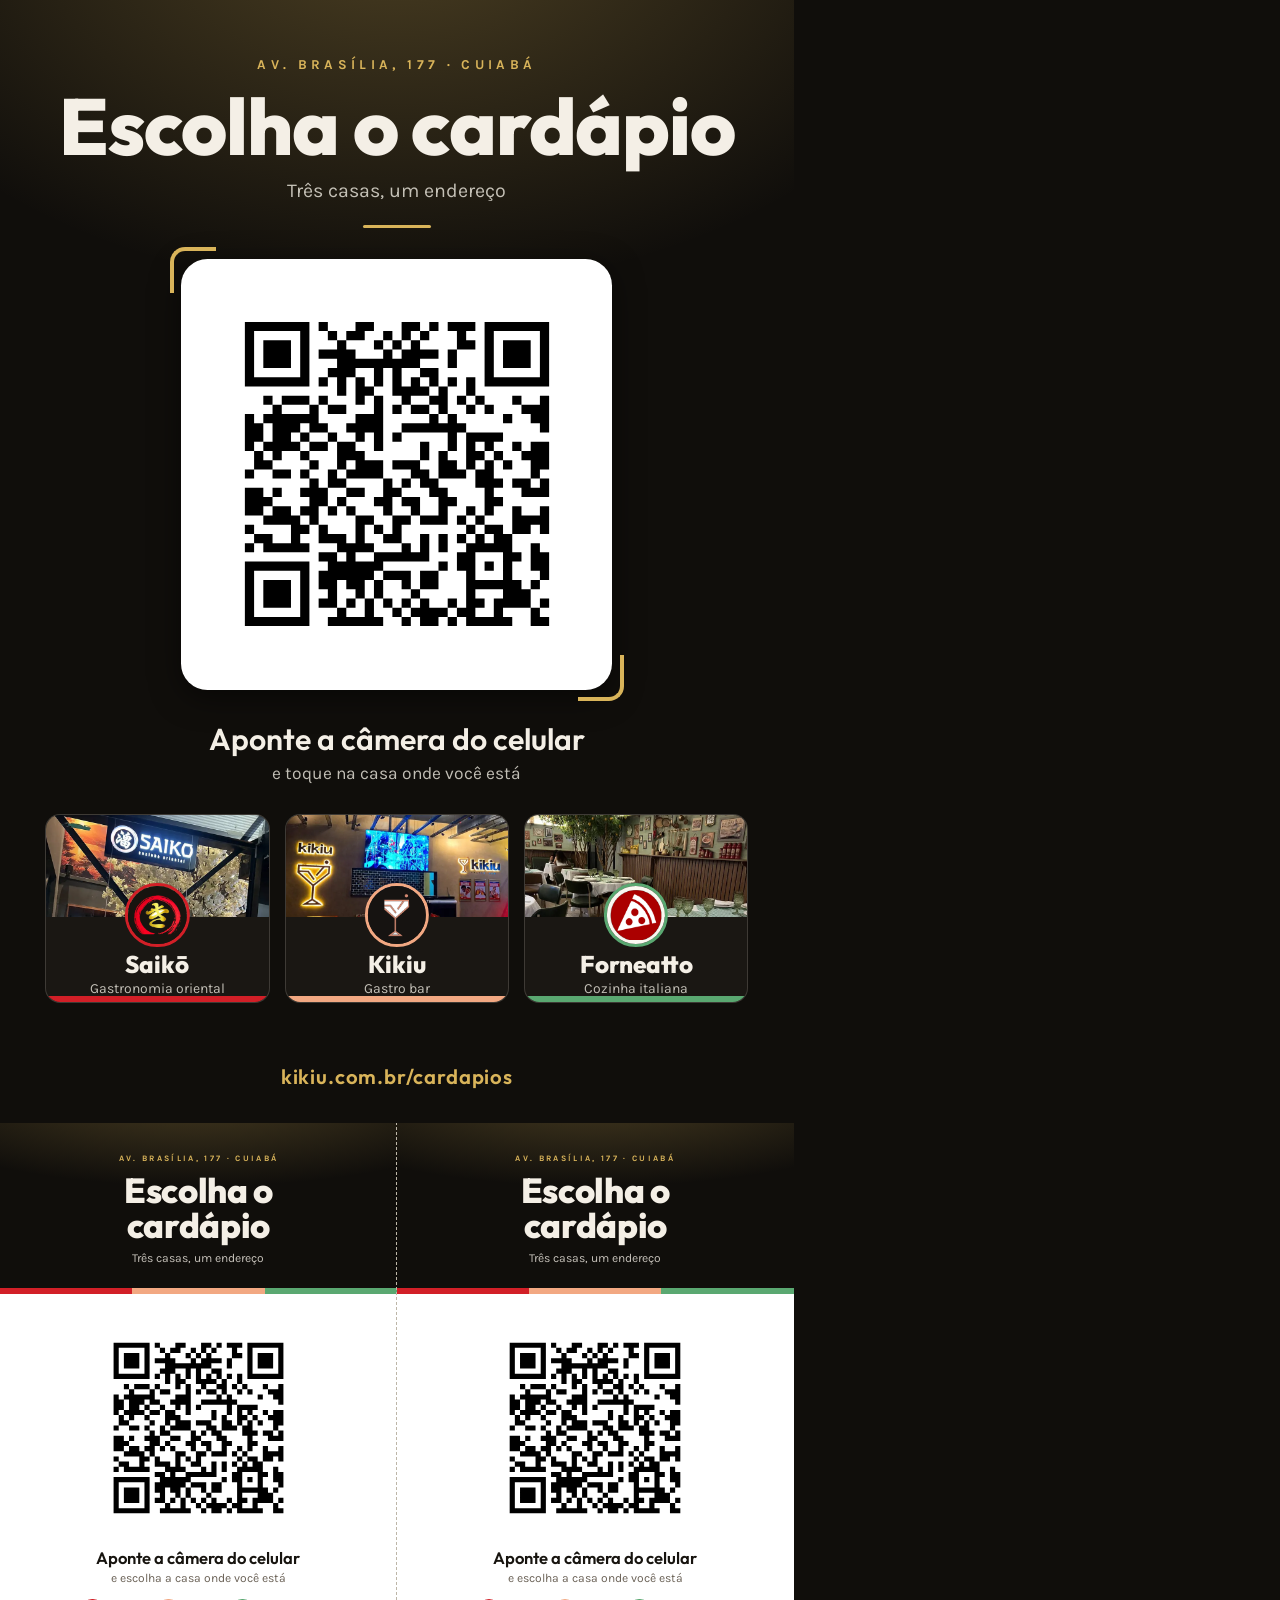
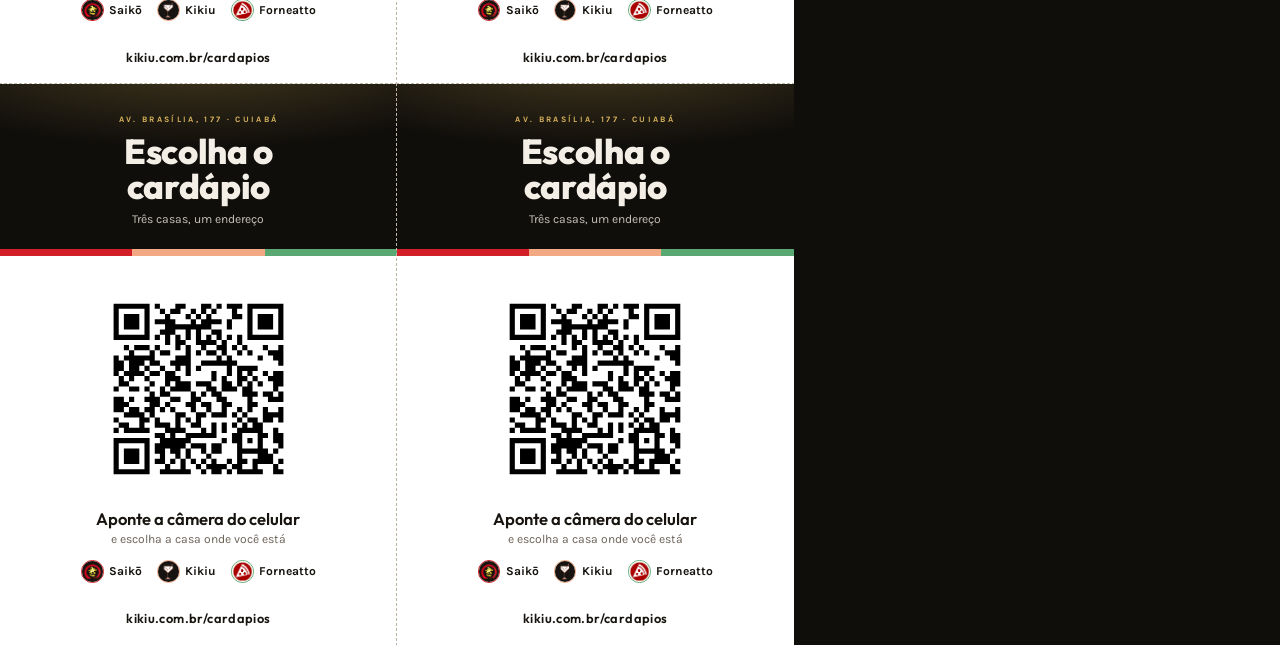
<file: cardapios/qrcode-tres-casas.html>
<!doctype html>
<html lang="pt-BR">
<head>
<meta charset="utf-8">
<title>Arte do QR dos cardápios — Saikō · Kikiu · Forneatto</title>
<!-- Arte para imprimir do QR único dos cardápios (kikiu.com.br/cardapios).
     Página 1: cartaz A4 (parede, balcão, porta). Página 2: 4 cartões A6 por folha A4, para as mesas.
     Fica em cardapios/, que o .vercelignore NÃO publica. O QR vem de assets/img/qrcode/cardapios.svg.
     PDF: node com playwright, ver README ("Arte do QR dos três cardápios"). -->
<link rel="stylesheet" href="_fontes-tres-casas.css">
<style>
@page { size: A4; margin: 0; }
* { box-sizing: border-box; margin: 0; padding: 0; }
html, body { background: #100e0b; }
body { font-family: "Karla", Helvetica, Arial, sans-serif; color: #f4efe6;
  -webkit-print-color-adjust: exact; print-color-adjust: exact; }
img { display: block; }
.pagina { width: 210mm; height: 297mm; page-break-after: always; break-after: page; overflow: hidden; position: relative; }
.pagina:last-child { page-break-after: auto; break-after: auto; }

/* ── cartaz A4 ───────────────────────────────────────── */
.cartaz { background: #100e0b radial-gradient(120% 55% at 50% -8%, rgba(217,180,90,.30), transparent 62%);
  display: flex; flex-direction: column; align-items: center; padding: 15mm 12mm 0; }
.cartaz .end { font-size: 3.6mm; letter-spacing: .32em; text-transform: uppercase; color: #d9b45a; font-weight: 700; }
.cartaz h1 { margin-top: 4mm; font-family: "Outfit", sans-serif; font-weight: 800; font-size: 21mm; line-height: 1; letter-spacing: -.015em; text-align: center; }
.cartaz .sub { margin-top: 3.5mm; font-size: 5.2mm; color: rgba(244,239,230,.78); }
.cartaz .fio { width: 18mm; height: .9mm; background: #d9b45a; margin: 6mm auto 0; border-radius: 1mm; }
.qrbox { margin-top: 8mm; background: #fff; border-radius: 7mm; padding: 7mm; box-shadow: 0 2mm 8mm rgba(0,0,0,.5); position: relative; }
.qrbox img { width: 100mm; height: 100mm; }
.qrbox::before, .qrbox::after { content: ""; position: absolute; width: 11mm; height: 11mm; border: 1.1mm solid #d9b45a; }
.qrbox::before { top: -3mm; left: -3mm; border-right: 0; border-bottom: 0; border-radius: 4mm 0 0 0; }
.qrbox::after { bottom: -3mm; right: -3mm; border-left: 0; border-top: 0; border-radius: 0 0 4mm 0; }
.chamada { margin-top: 8mm; font-family: "Outfit", sans-serif; font-weight: 600; font-size: 8mm; text-align: center; }
.chamada small { display: block; margin-top: 1.5mm; font-family: "Karla", sans-serif; font-weight: 400; font-size: 4.6mm; color: rgba(244,239,230,.78); }
.casas { margin-top: 8mm; display: grid; grid-template-columns: repeat(3, 1fr); gap: 4mm; width: 100%; }
.casa { position: relative; border-radius: 4mm; overflow: hidden; background: #1a1713; border: .3mm solid rgba(244,239,230,.16);
  height: 50mm; text-align: center; }
.casa::before { content: ""; position: absolute; left: 0; right: 0; bottom: 0; height: 1.6mm; background: var(--cor); z-index: 3; }
.foto { height: 27mm; background-size: cover; background-position: center; }
.casa .selo { position: absolute; left: 50%; top: 18mm; transform: translateX(-50%); width: 17mm; height: 17mm; border-radius: 50%;
  overflow: hidden; border: .9mm solid var(--cor); background: #000; z-index: 2; }
.casa .selo img { width: 100%; height: 100%; object-fit: cover; }
.casa .nome { margin-top: 9mm; font-family: "Outfit", sans-serif; font-weight: 800; font-size: 6.4mm; line-height: 1.1; }
.casa .tipo { margin-top: .8mm; font-size: 3.7mm; color: rgba(244,239,230,.78); }
.url { margin-top: auto; padding-bottom: 9mm; font-family: "Outfit", sans-serif; font-weight: 600; font-size: 5.4mm; letter-spacing: .04em; color: #d9b45a; }

/* ── cartões A6 (4 por folha) ────────────────────────── */
.folha { display: grid; grid-template-columns: 105mm 105mm; grid-template-rows: 148.5mm 148.5mm; background: #fff; }
.cartao { position: relative; width: 105mm; height: 148.5mm; display: flex; flex-direction: column; overflow: hidden; background: #fff; color: #17140f;
  outline: .2mm dashed #bdb6a8; outline-offset: -.2mm; }
.cartao .topo { background: #100e0b radial-gradient(130% 90% at 50% -20%, rgba(217,180,90,.28), transparent 65%); color: #f4efe6; text-align: center; padding: 8mm 6mm 6mm; }
.cartao .end { font-size: 2.2mm; letter-spacing: .28em; text-transform: uppercase; color: #d9b45a; font-weight: 700; }
.cartao h2 { margin-top: 2.6mm; font-family: "Outfit", sans-serif; font-weight: 800; font-size: 9.2mm; line-height: 1.02; letter-spacing: -.01em; }
.cartao .sub { margin-top: 2mm; font-size: 3.2mm; color: rgba(244,239,230,.8); }
.faixa { display: flex; height: 1.8mm; } .faixa i { flex: 1; }
.miolo { flex: 1; display: flex; flex-direction: column; align-items: center; justify-content: center; gap: 3.6mm; padding: 3mm 6mm; }
.cartao .qr { width: 56mm; height: 56mm; }
.instrucao { font-family: "Outfit", sans-serif; font-weight: 600; font-size: 4.4mm; text-align: center; }
.instrucao small { display: block; margin-top: .8mm; font-family: "Karla", sans-serif; font-weight: 400; font-size: 3.2mm; color: #6a6156; }
.legenda { display: flex; justify-content: center; gap: 4mm; }
.legenda span { display: inline-flex; align-items: center; gap: 1.4mm; font-size: 3.2mm; font-weight: 700; }
.legenda img { width: 6mm; height: 6mm; border-radius: 50%; border: .5mm solid; background: #000; object-fit: cover; }
.cartao .pe { text-align: center; padding: 0 6mm 5mm; font-family: "Outfit", sans-serif; font-weight: 600; font-size: 3.4mm; letter-spacing: .03em; color: #17140f; }
</style>
</head>
<body>

<div class="pagina cartaz">
  <div class="end">Av. Brasília, 177 · Cuiabá</div>
  <h1>Escolha o cardápio</h1>
  <div class="sub">Três casas, um endereço</div>
  <div class="fio"></div>
  <div class="qrbox"><img src="../assets/img/qrcode/cardapios.svg" alt="QR code dos cardápios"></div>
  <div class="chamada">Aponte a câmera do celular<small>e toque na casa onde você está</small></div>
  <div class="casas">
      <div class="casa" style="--cor:#d21f27">
        <div class="foto" style="background-image:url(../assets/img/casas/saiko-foto.webp)"></div>
        <div class="selo"><img src="../assets/img/casas/saiko.png" alt=""></div>
        <div class="nome">Saikō</div><div class="tipo">Gastronomia oriental</div>
      </div>
      <div class="casa" style="--cor:#f2a882">
        <div class="foto" style="background-image:url(../assets/img/casas/kikiu-foto.webp)"></div>
        <div class="selo"><img src="../assets/img/casas/kikiu.png" alt=""></div>
        <div class="nome">Kikiu</div><div class="tipo">Gastro bar</div>
      </div>
      <div class="casa" style="--cor:#5aa871">
        <div class="foto" style="background-image:url(../assets/img/casas/forneatto-foto.webp)"></div>
        <div class="selo"><img src="../assets/img/casas/forneatto.png" alt=""></div>
        <div class="nome">Forneatto</div><div class="tipo">Cozinha italiana</div>
      </div>
  </div>
  <div class="url">kikiu.com.br/cardapios</div>
</div>

<div class="pagina folha">
  <section class="cartao">
    <div class="topo">
      <div class="end">Av. Brasília, 177 · Cuiabá</div>
      <h2>Escolha o<br>cardápio</h2>
      <div class="sub">Três casas, um endereço</div>
    </div>
    <div class="faixa"><i style="background:#d21f27"></i><i style="background:#f2a882"></i><i style="background:#5aa871"></i></div>
    <div class="miolo">
      <img class="qr" src="../assets/img/qrcode/cardapios.svg" alt="QR code dos cardápios">
      <div class="instrucao">Aponte a câmera do celular<small>e escolha a casa onde você está</small></div>
      <div class="legenda"><span><img src="../assets/img/casas/saiko.png" alt="" style="border-color:#d21f27">Saikō</span><span><img src="../assets/img/casas/kikiu.png" alt="" style="border-color:#f2a882">Kikiu</span><span><img src="../assets/img/casas/forneatto.png" alt="" style="border-color:#5aa871">Forneatto</span></div>
    </div>
    <div class="pe">kikiu.com.br/cardapios</div>
  </section>
  <section class="cartao">
    <div class="topo">
      <div class="end">Av. Brasília, 177 · Cuiabá</div>
      <h2>Escolha o<br>cardápio</h2>
      <div class="sub">Três casas, um endereço</div>
    </div>
    <div class="faixa"><i style="background:#d21f27"></i><i style="background:#f2a882"></i><i style="background:#5aa871"></i></div>
    <div class="miolo">
      <img class="qr" src="../assets/img/qrcode/cardapios.svg" alt="QR code dos cardápios">
      <div class="instrucao">Aponte a câmera do celular<small>e escolha a casa onde você está</small></div>
      <div class="legenda"><span><img src="../assets/img/casas/saiko.png" alt="" style="border-color:#d21f27">Saikō</span><span><img src="../assets/img/casas/kikiu.png" alt="" style="border-color:#f2a882">Kikiu</span><span><img src="../assets/img/casas/forneatto.png" alt="" style="border-color:#5aa871">Forneatto</span></div>
    </div>
    <div class="pe">kikiu.com.br/cardapios</div>
  </section>
  <section class="cartao">
    <div class="topo">
      <div class="end">Av. Brasília, 177 · Cuiabá</div>
      <h2>Escolha o<br>cardápio</h2>
      <div class="sub">Três casas, um endereço</div>
    </div>
    <div class="faixa"><i style="background:#d21f27"></i><i style="background:#f2a882"></i><i style="background:#5aa871"></i></div>
    <div class="miolo">
      <img class="qr" src="../assets/img/qrcode/cardapios.svg" alt="QR code dos cardápios">
      <div class="instrucao">Aponte a câmera do celular<small>e escolha a casa onde você está</small></div>
      <div class="legenda"><span><img src="../assets/img/casas/saiko.png" alt="" style="border-color:#d21f27">Saikō</span><span><img src="../assets/img/casas/kikiu.png" alt="" style="border-color:#f2a882">Kikiu</span><span><img src="../assets/img/casas/forneatto.png" alt="" style="border-color:#5aa871">Forneatto</span></div>
    </div>
    <div class="pe">kikiu.com.br/cardapios</div>
  </section>
  <section class="cartao">
    <div class="topo">
      <div class="end">Av. Brasília, 177 · Cuiabá</div>
      <h2>Escolha o<br>cardápio</h2>
      <div class="sub">Três casas, um endereço</div>
    </div>
    <div class="faixa"><i style="background:#d21f27"></i><i style="background:#f2a882"></i><i style="background:#5aa871"></i></div>
    <div class="miolo">
      <img class="qr" src="../assets/img/qrcode/cardapios.svg" alt="QR code dos cardápios">
      <div class="instrucao">Aponte a câmera do celular<small>e escolha a casa onde você está</small></div>
      <div class="legenda"><span><img src="../assets/img/casas/saiko.png" alt="" style="border-color:#d21f27">Saikō</span><span><img src="../assets/img/casas/kikiu.png" alt="" style="border-color:#f2a882">Kikiu</span><span><img src="../assets/img/casas/forneatto.png" alt="" style="border-color:#5aa871">Forneatto</span></div>
    </div>
    <div class="pe">kikiu.com.br/cardapios</div>
  </section>
</div>

</body>
</html>
</file>
<file: cardapios/_fontes-tres-casas.css>
@font-face{font-family:'Karla';font-weight:400;src:url([data-uri]) format('truetype')}
@font-face{font-family:'Karla';font-weight:700;src:url([data-uri]) format('truetype')}
@font-face{font-family:'Outfit';font-weight:600;src:url([data-uri]) format('truetype')}
@font-face{font-family:'Outfit';font-weight:800;src:url([data-uri]) format('truetype')}
</file>
